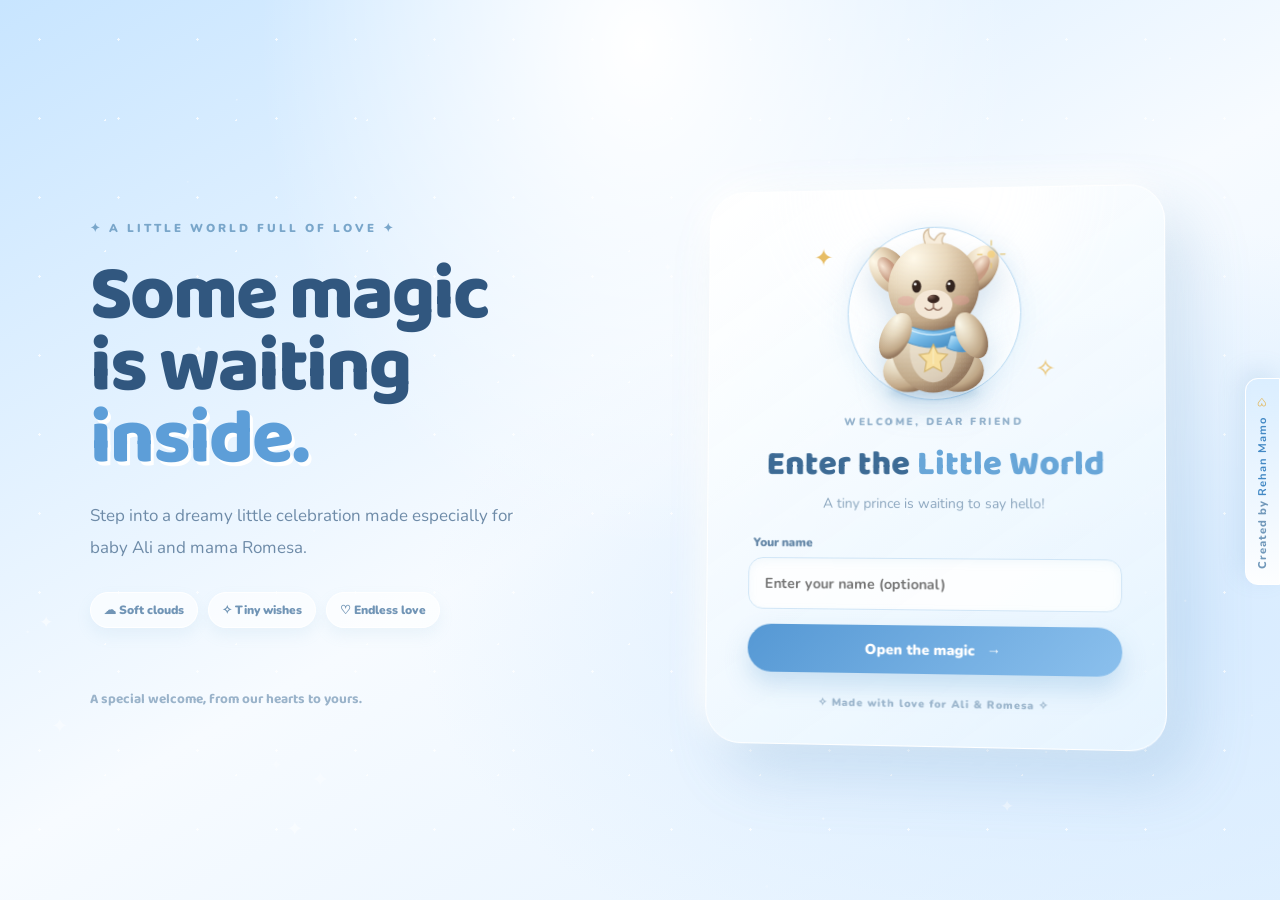
<file: index.html>
<!DOCTYPE html>
<html lang="en"><head><meta charset="UTF-8"><meta name="viewport" content="width=device-width,initial-scale=1"><meta name="theme-color" content="#c6e5ff"><title>Enter Ali's Little World 💙</title><link href="https://fonts.googleapis.com/css2?family=Baloo+2:wght@400;600;700;800&family=Nunito:wght@400;600;700;800;900&display=swap" rel="stylesheet"><link rel="stylesheet" href="style.css"></head>
<body class="login-body">
<a class="creator-credit" href="home.html">Created by <strong>Rehan Mamo</strong> <span>♡</span></a>
<div class="ambient"></div><div class="stars"></div>
<main class="login-shell">
  <div class="login-left">
    <div class="login-kicker">✦ A little world full of love ✦</div>
    <h1>Some magic<br>is waiting <em>inside.</em></h1>
    <p>Step into a dreamy little celebration made especially for baby Ali and mama Romesa.</p>
    <div class="login-badges"><span>☁ Soft clouds</span><span>✧ Tiny wishes</span><span>♡ Endless love</span></div>
    <div class="login-footer-note">A special welcome, from our hearts to yours.</div>
  </div>
  <div class="login-right">
    <div class="login-card">
      <div class="login-card-glow"></div>
      <div class="login-bear-wrap">
        <div class="login-orbit"></div>
        <img class="login-bear-gif" src="assets/ali-teddy-new.svg" alt="Animated fluffy brown teddy bear with a baby blue bow">
        
        <span class="login-spark spark-a">✦</span><span class="login-spark spark-b">✧</span>
      </div>
      <div class="login-card-kicker">WELCOME, DEAR FRIEND</div>
      <h2>Enter the <em>Little World</em></h2>
      <p class="login-card-desc">A tiny prince is waiting to say hello!</p>
      <form id="welcomeForm">
        <label for="visitorName">Your name</label>
        <input id="visitorName" type="text" placeholder="Enter your name (optional)" maxlength="32">
        <button class="btn primary login-submit" type="submit">Open the magic <span>→</span></button>
      </form>
      <div class="login-secure-note">✧ Made with love for Ali & Romesa ✧</div>
    </div>
  </div>
</main>
<script>
document.getElementById('welcomeForm').addEventListener('submit', function(e){
  e.preventDefault();
  const name = document.getElementById('visitorName').value.trim();
  try { sessionStorage.setItem('aliVisitorName', name); } catch(err) {}
  window.location.href = 'home.html';
});
const stars = document.querySelector('.stars');
for(let i=0;i<35;i++){const s=document.createElement('i');s.textContent=i%3===0?'✦':'·';s.style.cssText=`position:absolute;left:${Math.random()*100}%;top:${Math.random()*100}%;font-style:normal;color:white;font-size:${10+Math.random()*15}px;opacity:${.25+Math.random()*.5};animation:twinkle ${2+Math.random()*4}s infinite alternate`;stars.appendChild(s);}
</script></body></html>
</file>
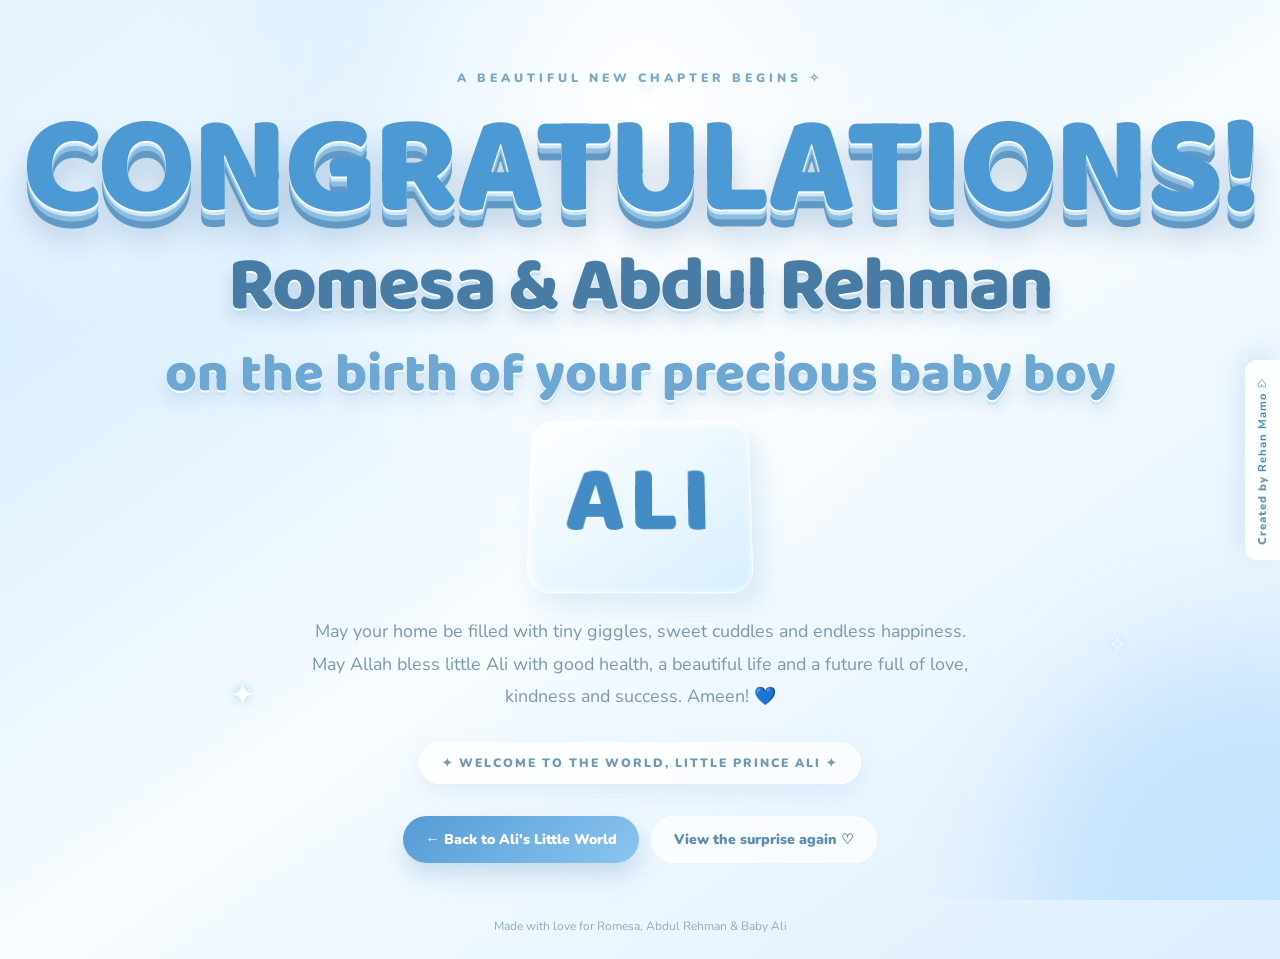
<file: congratulations.html>
<!DOCTYPE html>
<html lang="en">
<head>
<meta charset="UTF-8">
<meta name="viewport" content="width=device-width, initial-scale=1.0">
<meta name="theme-color" content="#d9efff">
<title>Congratulations Romesa & Abdul Rehman | Baby Ali</title>
<link rel="preconnect" href="https://fonts.googleapis.com">
<link rel="preconnect" href="https://fonts.gstatic.com" crossorigin>
<link href="https://fonts.googleapis.com/css2?family=Baloo+2:wght@500;600;700;800&family=Nunito:wght@400;600;700;800;900&display=swap" rel="stylesheet">
<style>
:root{--ink:#31577f;--blue:#5ca4dc;--pale:#eaf6ff;--gold:#e8c36e}
*{box-sizing:border-box}
html{scroll-behavior:smooth}
body{margin:0;min-height:100vh;overflow-x:hidden;font-family:Nunito,sans-serif;color:var(--ink);background:radial-gradient(ellipse at 50% 12%,#fff 0,transparent 42%),linear-gradient(145deg,#cce8ff,#f7fcff 52%,#dceeff)}
.sky{position:fixed;inset:0;overflow:hidden;pointer-events:none}
.sky:before,.sky:after{content:"";position:absolute;width:440px;height:440px;border-radius:50%;filter:blur(55px);opacity:.48;background:#fff;animation:drift 13s ease-in-out infinite alternate}
.sky:before{top:-170px;left:-140px}.sky:after{right:-180px;bottom:-190px;background:#a9d7fa;animation-delay:-5s}
.star{position:absolute;color:#fff;text-shadow:0 0 12px #8ec9f3;animation:twinkle 2.4s ease-in-out infinite alternate}
.star:nth-child(1){left:8%;top:15%;font-size:25px}.star:nth-child(2){left:85%;top:18%;font-size:35px;animation-delay:.8s}.star:nth-child(3){left:18%;top:75%;font-size:30px;animation-delay:1.1s}.star:nth-child(4){right:12%;top:70%;font-size:22px;animation-delay:.4s}.star:nth-child(5){left:50%;top:8%;font-size:18px;animation-delay:1.5s}
.creator{position:fixed;z-index:5;right:0;top:40%;writing-mode:vertical-rl;transform:rotate(180deg);padding:14px 9px;border-radius:0 12px 12px 0;background:#ffffffd9;border:1px solid #fff;box-shadow:5px 8px 22px #679bc52b;color:#7298b9;text-decoration:none;font-size:.7rem;font-weight:900;letter-spacing:1px}
.creator strong{color:#4389c5}
main{position:relative;z-index:1;min-height:100vh;display:flex;flex-direction:column;align-items:center;justify-content:center;text-align:center;padding:70px 22px 55px}
.kicker{font-size:.76rem;font-weight:900;letter-spacing:4px;text-transform:uppercase;color:#79a8cd;animation:rise .9s both}
h1{margin:18px 0 0;font:800 clamp(2.6rem,7vw,6.4rem)/.95 "Baloo 2",sans-serif;letter-spacing:-2px;color:#376995;text-shadow:0 2px 0 #fff,0 5px 0 #c0e0f8,0 10px 0 #91bfdf,0 17px 24px #527fa64d;animation:titleIn 1.1s cubic-bezier(.2,.8,.2,1) both}
h1 .line{display:block}
h1 .congrats{font-size:clamp(3.6rem,11vw,9rem);letter-spacing:-4px;color:#4c99d3;text-shadow:0 2px 0 #fff,0 5px 0 #c7e8ff,0 10px 0 #8dbde0,0 17px 0 #6199c4,0 25px 32px #4779a85c;animation:wordFloat 3.8s ease-in-out infinite}
h1 .names{display:block;margin-top:13px;font-size:clamp(2.3rem,6vw,5.2rem);color:#497ca5;text-shadow:0 2px 0 white,0 5px 0 #c3dff4,0 11px 18px #5989b34d}
.on-birth{margin:20px 0 0;font:800 clamp(1.5rem,4.4vw,3.4rem)/1.15 "Baloo 2";color:#6da7d4;text-shadow:0 2px 0 white,0 5px 0 #c7e4f8,0 10px 18px #5485ad3b;animation:rise 1.2s .25s both}
.ali-name{display:inline-block;margin-top:12px;padding:7px 35px 12px;border-radius:24px;background:linear-gradient(145deg,#fff,#d8efff);border:1px solid #fff;box-shadow:10px 13px 25px #7aaed333,inset 2px 2px 8px white;font:800 clamp(3rem,8vw,6rem) "Baloo 2";letter-spacing:4px;color:#438bc4;transform:perspective(500px) rotateX(8deg);animation:aliBob 3s ease-in-out infinite}
.subtitle{max-width:680px;margin:23px auto 0;color:#7898b5;font-size:clamp(.95rem,2vw,1.12rem);line-height:1.8;animation:rise 1.3s .35s both}
.confetti{position:fixed;top:-30px;z-index:2;pointer-events:none;font-size:18px;animation:fall linear infinite;opacity:.8}
.badge{margin-top:30px;padding:12px 22px;border-radius:50px;background:#ffffffb8;border:1px solid white;box-shadow:0 9px 22px #80afd329;color:#7098b9;font-size:.76rem;font-weight:900;letter-spacing:2px;animation:rise 1.5s .5s both}
.actions{display:flex;gap:12px;flex-wrap:wrap;justify-content:center;margin-top:32px}
.btn{display:inline-flex;align-items:center;justify-content:center;padding:13px 22px;border-radius:40px;text-decoration:none;font-weight:900;font-size:.88rem;transition:.25s}
.btn.primary{color:white;background:linear-gradient(135deg,#559bd5,#8bc5ef);box-shadow:0 12px 23px #619bc84d}
.btn.secondary{color:#5e8db5;background:#ffffffb8;border:1px solid white}
.btn:hover{transform:translateY(-4px);box-shadow:0 16px 28px #619bc85c}
footer{position:relative;z-index:1;text-align:center;padding:0 15px 25px;color:#91abc2;font-size:.75rem}
@keyframes titleIn{from{opacity:0;transform:translateY(35px) rotateX(25deg) scale(.85)}to{opacity:1;transform:translateY(0) rotateX(0) scale(1)}}
@keyframes wordFloat{0%,100%{transform:translateY(0) rotate(-1deg) scale(1)}50%{transform:translateY(-13px) rotate(1deg) scale(1.025)}}
@keyframes aliBob{0%,100%{transform:perspective(500px) rotateX(8deg) translateY(0)}50%{transform:perspective(500px) rotateX(8deg) translateY(-8px)}}
@keyframes rise{from{opacity:0;transform:translateY(22px)}to{opacity:1;transform:translateY(0)}}
@keyframes twinkle{from{opacity:.35;transform:scale(.7) rotate(0)}to{opacity:1;transform:scale(1.25) rotate(25deg)}}
@keyframes drift{to{transform:translate(90px,55px) scale(1.2)}}
@keyframes fall{to{transform:translate3d(50px,110vh,0) rotate(620deg)}}
@media(max-width:560px){main{padding-top:85px}.creator{font-size:.62rem;padding:11px 7px}h1 .congrats{letter-spacing:-2px}.badge{font-size:.65rem;letter-spacing:1.3px}.actions{flex-direction:column;width:min(290px,100%)}.btn{width:100%}}
@media(prefers-reduced-motion:reduce){*,*:before,*:after{animation-duration:.01ms!important;animation-iteration-count:1!important;scroll-behavior:auto!important}}
</style>
</head>
<body>
<div class="sky" aria-hidden="true"><span class="star">✦</span><span class="star">✧</span><span class="star">✦</span><span class="star">✧</span><span class="star">✦</span></div>
<a class="creator" href="home.html">Created by <strong>Rehan Mamo</strong> ♡</a>
<main>
  <div class="kicker">A beautiful new chapter begins ✧</div>
  <h1>
    <span class="line congrats">CONGRATULATIONS!</span>
    <span class="names">Romesa &amp; Abdul Rehman</span>
  </h1>
  <div class="on-birth">on the birth of your precious baby boy</div>
  <div class="ali-name">ALI</div>
  <p class="subtitle">May your home be filled with tiny giggles, sweet cuddles and endless happiness. May Allah bless little Ali with good health, a beautiful life and a future full of love, kindness and success. Ameen! 💙</p>
  <div class="badge">✦ WELCOME TO THE WORLD, LITTLE PRINCE ALI ✦</div>
  <div class="actions">
    <a class="btn primary" href="home.html">← Back to Ali's Little World</a>
    <a class="btn secondary" href="wishes.html">View the surprise again ♡</a>
  </div>
</main>
<footer>Made with love for Romesa, Abdul Rehman &amp; Baby Ali</footer>
<script>
(function(){
 const symbols=['✦','✧','♡','◆','•'];
 for(let i=0;i<34;i++){
   const el=document.createElement('span');
   el.className='confetti';
   el.textContent=symbols[Math.floor(Math.random()*symbols.length)];
   el.style.left=(Math.random()*100)+'vw';
   el.style.animationDuration=(6+Math.random()*8)+'s';
   el.style.animationDelay=(-Math.random()*12)+'s';
   el.style.fontSize=(11+Math.random()*17)+'px';
   el.style.color=['#6ca9d9','#e7c36e','#ffffff','#a5cce9'][i%4];
   document.body.appendChild(el);
 }
})();
</script>
</body>
</html>
</file>
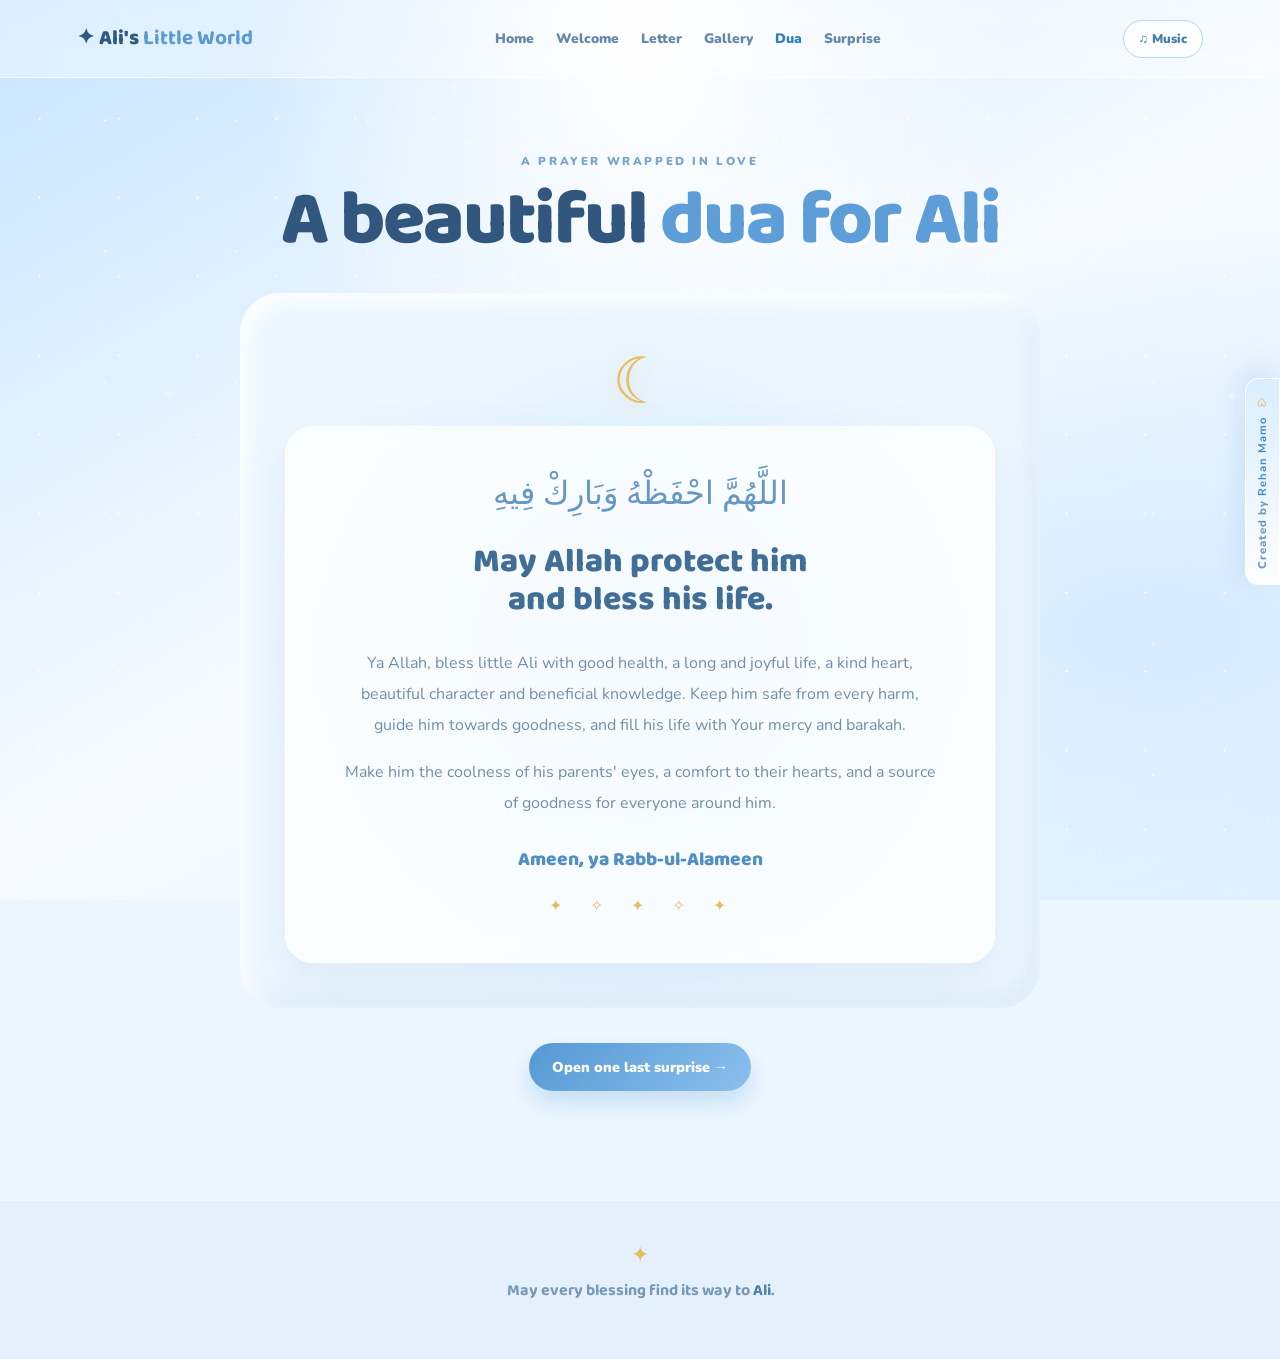
<file: dua.html>
<!DOCTYPE html><html lang="en"><head><meta charset="UTF-8"><meta name="viewport" content="width=device-width,initial-scale=1"><title>A Dua for Ali</title><link href="https://fonts.googleapis.com/css2?family=Baloo+2:wght@400;600;700;800&family=Nunito:wght@400;600;700;800;900&display=swap" rel="stylesheet"><link rel="stylesheet" href="style.css"></head><body>
<a class="creator-credit" href="home.html" aria-label="Created by Rehan Mamo">Created by <strong>Rehan Mamo</strong> <span>♡</span></a><div class="ambient"></div><div class="stars"></div><header class="nav"><a class="logo" href="home.html">✦ Ali's <b>Little World</b></a><button class="menu-toggle">☰</button><nav><a href="home.html">Home</a><a href="welcome.html">Welcome</a><a href="letter.html">Letter</a><a href="gallery.html">Gallery</a><a class="active" href="dua.html">Dua</a><a href="wishes.html">Surprise</a></nav><button class="music" id="musicBtn">♫ Music</button></header><main class="inner-page dua-page"><div class="eyebrow">A prayer wrapped in love</div><h1 class="page-title">A beautiful <em>dua for Ali</em></h1><div class="dua-orb"><div class="crescent">☾</div><div class="dua-glass"><div class="arabic">اللَّهُمَّ احْفَظْهُ وَبَارِكْ فِيهِ</div><h2>May Allah protect him<br>and bless his life.</h2><p>Ya Allah, bless little Ali with good health, a long and joyful life, a kind heart, beautiful character and beneficial knowledge. Keep him safe from every harm, guide him towards goodness, and fill his life with Your mercy and barakah.</p><p>Make him the coolness of his parents' eyes, a comfort to their hearts, and a source of goodness for everyone around him.</p><strong>Ameen, ya Rabb-ul-Alameen</strong><div class="prayer-stars">✦　✧　✦　✧　✦</div></div></div><a class="btn primary" href="wishes.html">Open one last surprise →</a></main><footer><span>✦</span><p>May every blessing find its way to <b>Ali</b>.</p></footer><script src="script.js"></script></body></html>
</file>
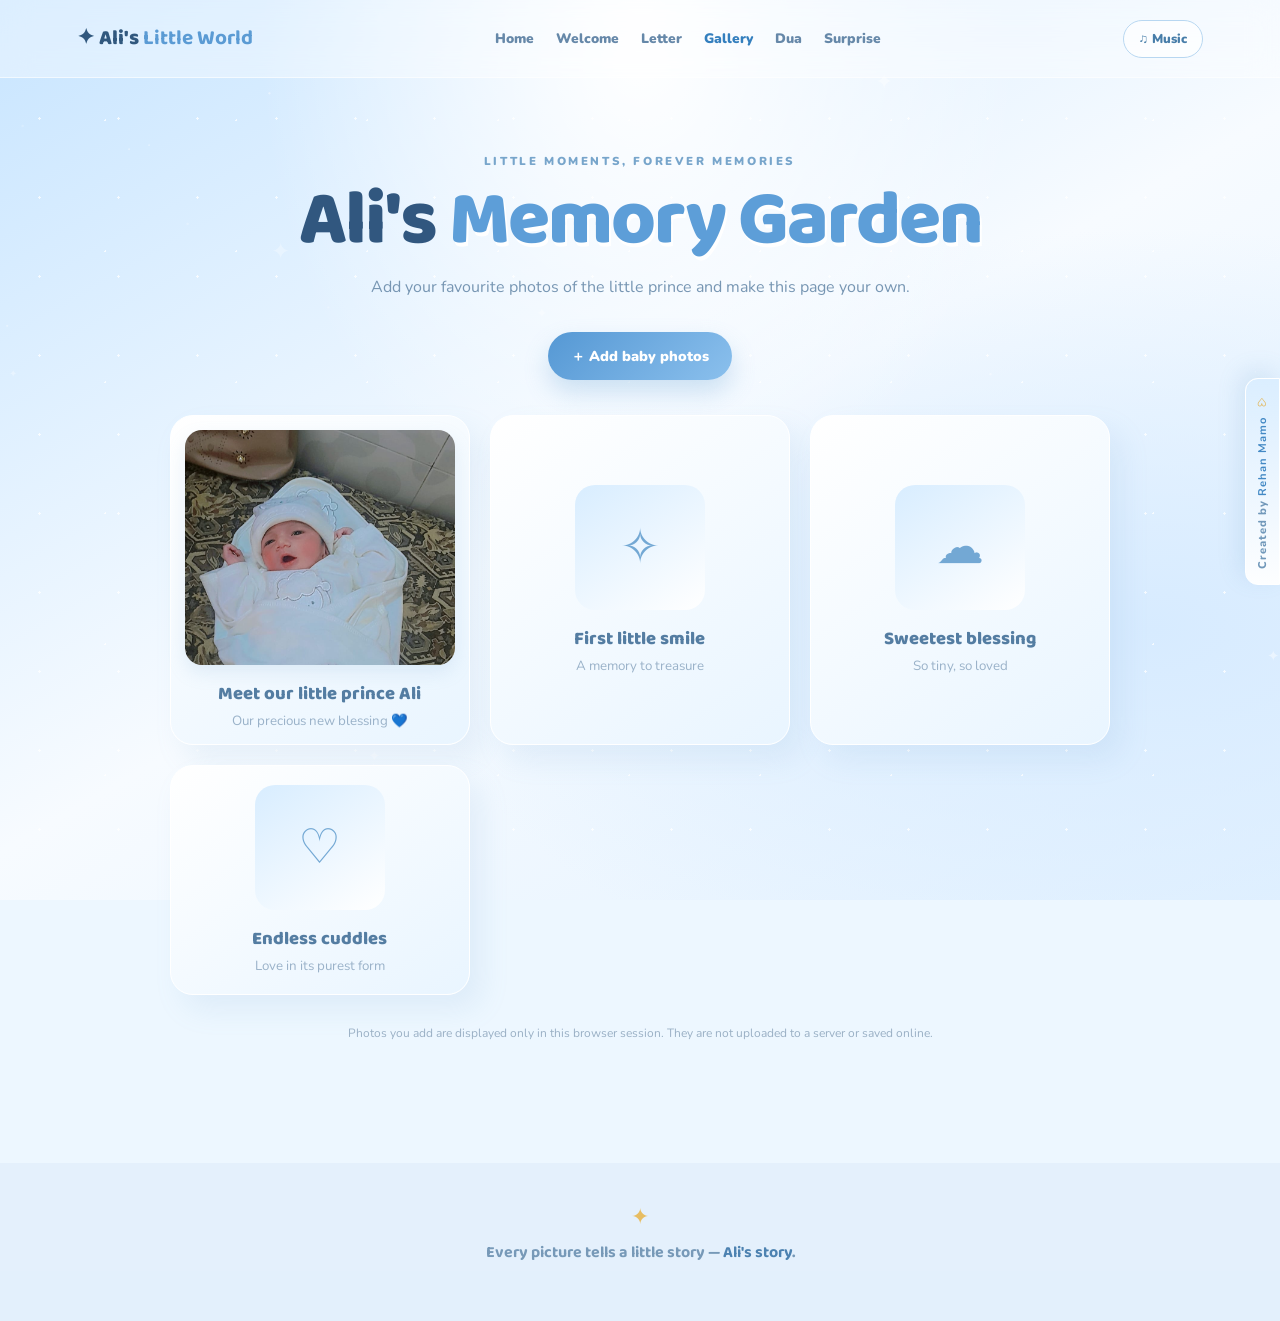
<file: gallery.html>
<!DOCTYPE html><html lang="en"><head><meta charset="UTF-8"><meta name="viewport" content="width=device-width,initial-scale=1"><title>Ali's Memory Garden</title><link href="https://fonts.googleapis.com/css2?family=Baloo+2:wght@400;600;700;800&family=Nunito:wght@400;600;700;800;900&display=swap" rel="stylesheet"><link rel="stylesheet" href="style.css"></head><body>
<a class="creator-credit" href="home.html" aria-label="Created by Rehan Mamo">Created by <strong>Rehan Mamo</strong> <span>♡</span></a><div class="ambient"></div><div class="stars"></div><header class="nav"><a class="logo" href="home.html">✦ Ali's <b>Little World</b></a><button class="menu-toggle">☰</button><nav><a href="home.html">Home</a><a href="welcome.html">Welcome</a><a href="letter.html">Letter</a><a class="active" href="gallery.html">Gallery</a><a href="dua.html">Dua</a><a href="wishes.html">Surprise</a></nav><button class="music" id="musicBtn">♫ Music</button></header><main class="inner-page"><div class="eyebrow">Little moments, forever memories</div><h1 class="page-title">Ali's <em>Memory Garden</em></h1><p class="page-sub">Add your favourite photos of the little prince and make this page your own.</p><label class="btn primary upload" for="photoUpload">＋ Add baby photos</label><input id="photoUpload" type="file" accept="image/*" multiple hidden><div class="memory-grid" id="memoryGrid"><div class="memory-tile wide baby-photo-tile"><div class="baby-photo-wrap"><img src="assets/baby-ali.jpg" alt="Baby Ali wrapped in a white blanket and cap"></div><b>Meet our little prince Ali</b><small>Our precious new blessing 💙</small></div><div class="memory-tile"><div class="tile-art">✧</div><b>First little smile</b><small>A memory to treasure</small></div><div class="memory-tile"><div class="tile-art">☁</div><b>Sweetest blessing</b><small>So tiny, so loved</small></div><div class="memory-tile"><div class="tile-art">♡</div><b>Endless cuddles</b><small>Love in its purest form</small></div></div><p class="privacy-note">Photos you add are displayed only in this browser session. They are not uploaded to a server or saved online.</p></main><footer><span>✦</span><p>Every picture tells a little story — <b>Ali's story</b>.</p></footer><script src="script.js"></script></body></html>
</file>
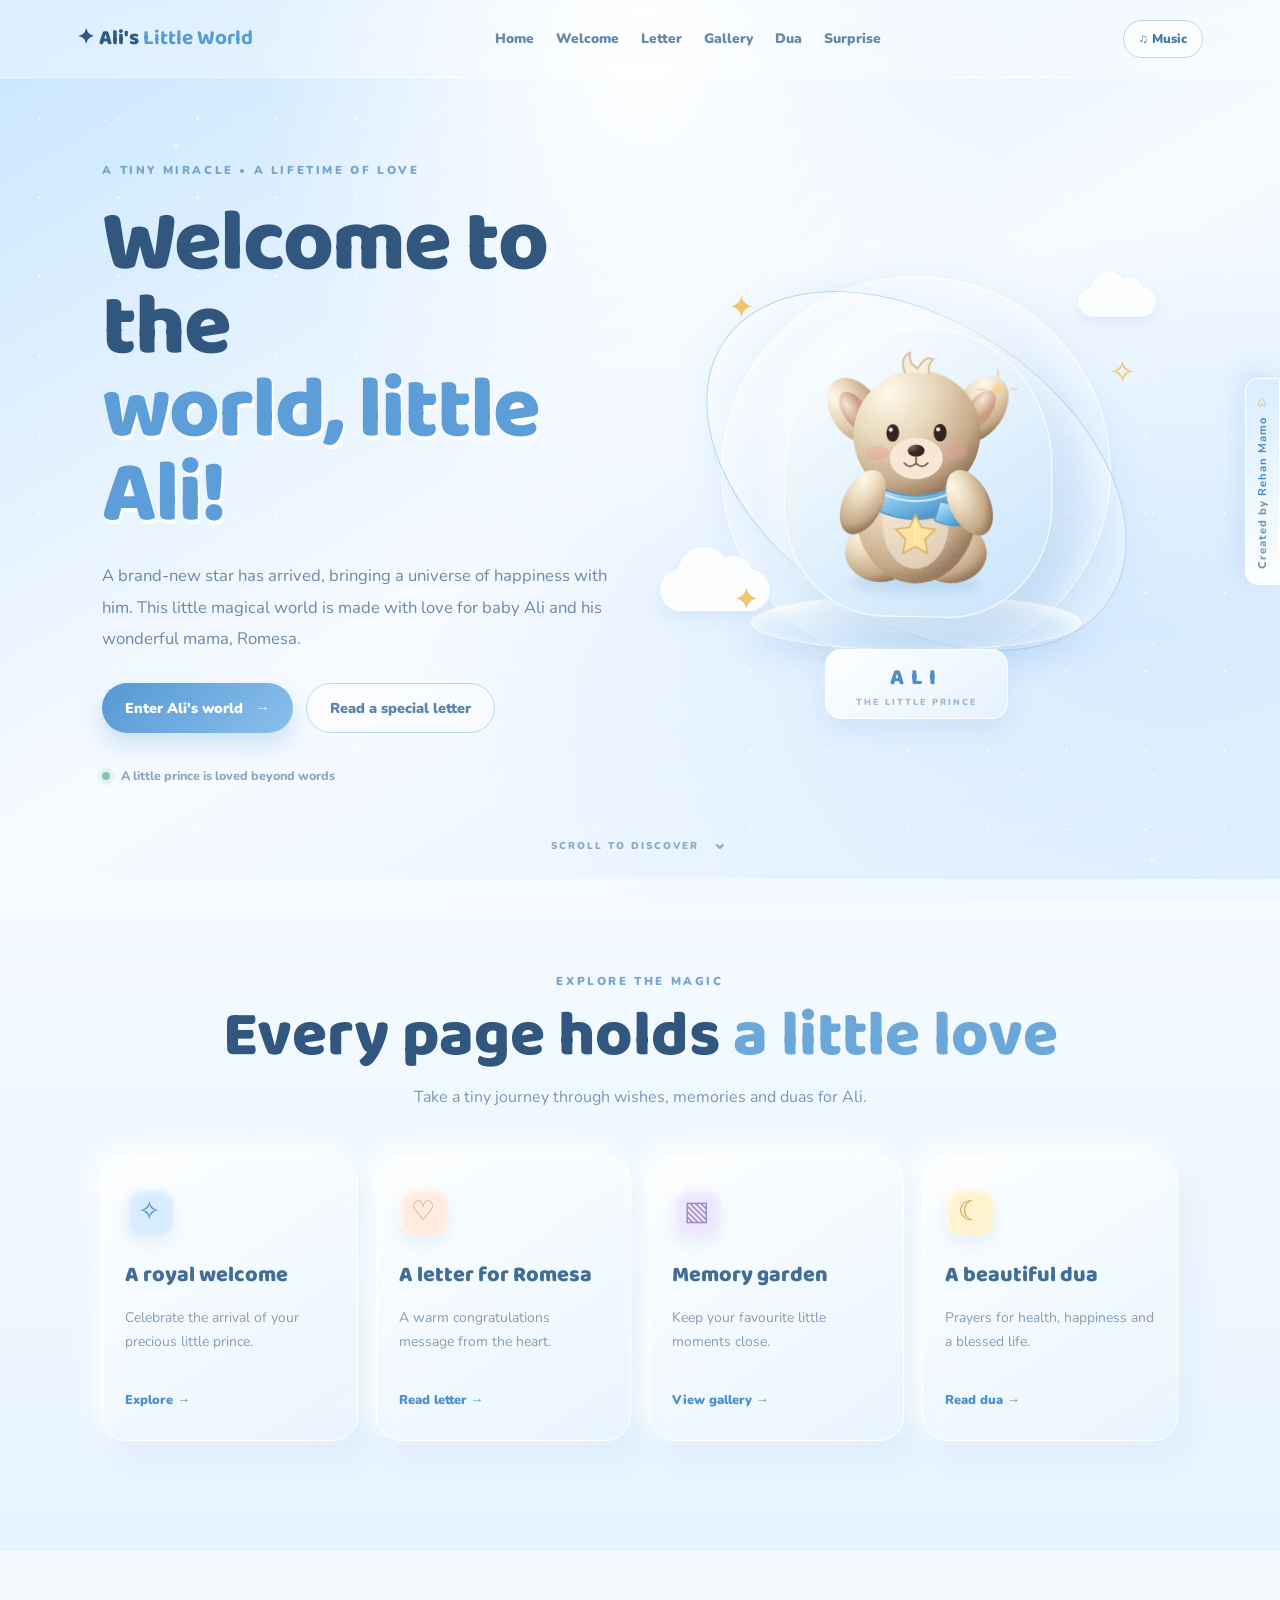
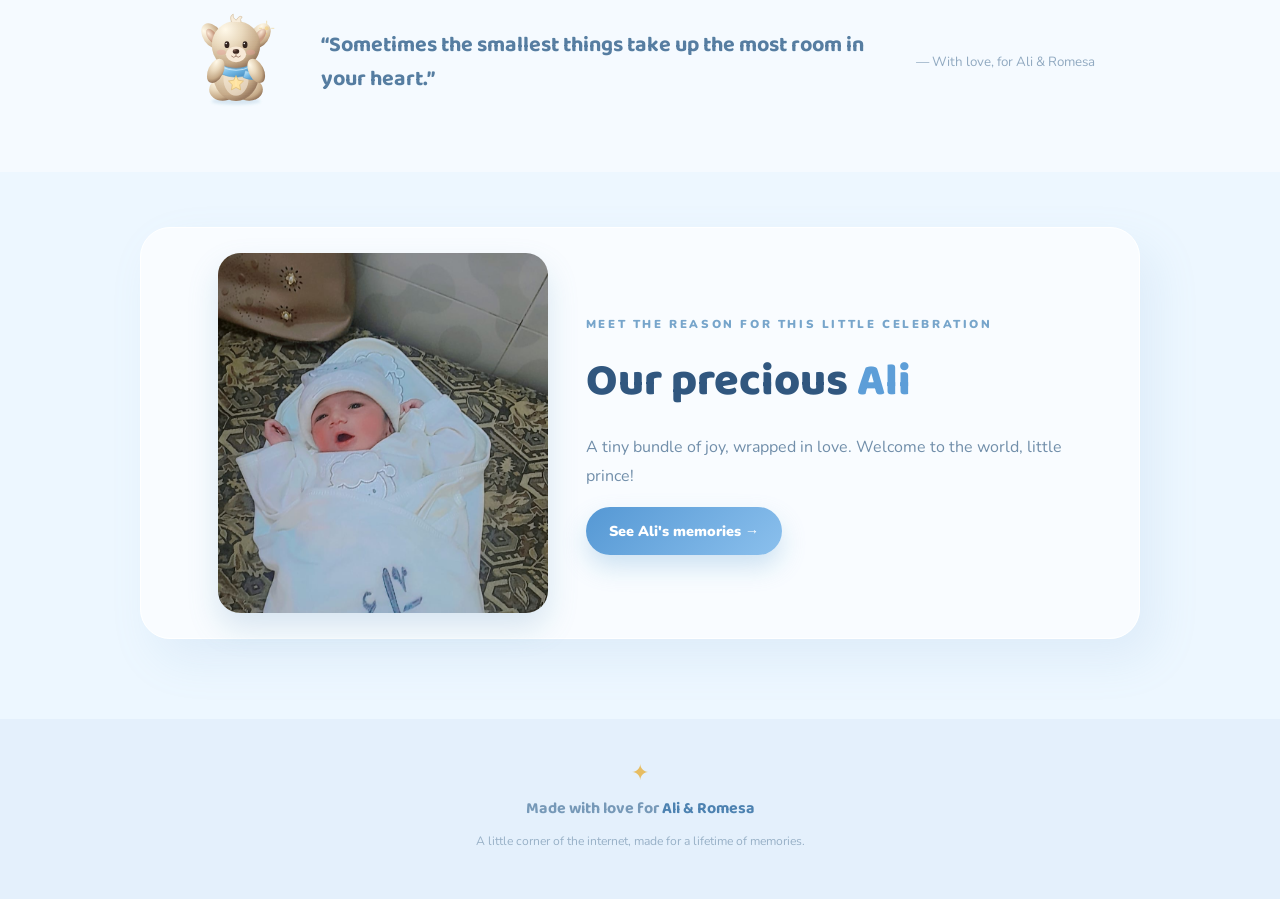
<file: home.html>
<!DOCTYPE html>
<html lang="en"><head><meta charset="UTF-8"><meta name="viewport" content="width=device-width,initial-scale=1"><meta name="theme-color" content="#c6e5ff"><title>Ali's Magical Little World 💙</title><link rel="preconnect" href="https://fonts.googleapis.com"><link href="https://fonts.googleapis.com/css2?family=Baloo+2:wght@400;600;700;800&family=Nunito:wght@400;600;700;800;900&display=swap" rel="stylesheet"><link rel="stylesheet" href="style.css"></head>
<body>
<a class="creator-credit" href="home.html" aria-label="Created by Rehan Mamo">Created by <strong>Rehan Mamo</strong> <span>♡</span></a><div class="ambient"></div><div class="stars"></div><header class="nav"><a class="logo" href="home.html">✦ Ali's <b>Little World</b></a><button class="menu-toggle" aria-label="Open menu">☰</button><nav><a href="home.html">Home</a><a href="welcome.html">Welcome</a><a href="letter.html">Letter</a><a href="gallery.html">Gallery</a><a href="dua.html">Dua</a><a href="wishes.html">Surprise</a></nav><button class="music" id="musicBtn">♫ Music</button></header>
<main><section class="home-hero">
 <div class="hero-text"><span class="eyebrow">A tiny miracle • A lifetime of love</span><h1>Welcome to the<br><em>world, little Ali!</em></h1><p class="lead">A brand-new star has arrived, bringing a universe of happiness with him. This little magical world is made with love for baby Ali and his wonderful mama, Romesa.</p><div class="hero-actions"><a class="btn primary" href="welcome.html">Enter Ali's world <span>→</span></a><a class="btn ghost" href="letter.html">Read a special letter</a></div><div class="mini-note"><span class="pulse-dot"></span> A little prince is loved beyond words</div></div>
 <div class="hero-stage"><div class="stage-ring ring1"></div><div class="stage-ring ring2"></div><div class="floating-star fs1">✦</div><div class="floating-star fs2">✧</div><div class="floating-star fs3">✦</div><div class="glass-pedestal"></div><div class="gif-frame"><img src="assets/ali-teddy-new.svg" alt="Animated cream teddy bear with blue scarf" onerror="this.style.display='none';this.nextElementSibling.style.display='grid'"><div class="gif-fallback">🧸<small>Our little prince</small></div></div><div class="floating-cloud cloud-left"></div><div class="floating-cloud cloud-right"></div><div class="name-plaque">ALI <small>THE LITTLE PRINCE</small></div></div>
 <div class="scroll-cue">SCROLL TO DISCOVER <span>⌄</span></div></section>
 <section class="feature-wrap"><div class="section-head"><span class="eyebrow">Explore the magic</span><h2>Every page holds <em>a little love</em></h2><p>Take a tiny journey through wishes, memories and duas for Ali.</p></div><div class="feature-grid">
 <a class="feature-card tilt" href="welcome.html"><div class="feature-icon blue">✧</div><h3>A royal welcome</h3><p>Celebrate the arrival of your precious little prince.</p><span class="card-arrow">Explore →</span></a>
 <a class="feature-card tilt" href="letter.html"><div class="feature-icon peach">♡</div><h3>A letter for Romesa</h3><p>A warm congratulations message from the heart.</p><span class="card-arrow">Read letter →</span></a>
 <a class="feature-card tilt" href="gallery.html"><div class="feature-icon lilac">▧</div><h3>Memory garden</h3><p>Keep your favourite little moments close.</p><span class="card-arrow">View gallery →</span></a>
 <a class="feature-card tilt" href="dua.html"><div class="feature-icon gold">☾</div><h3>A beautiful dua</h3><p>Prayers for health, happiness and a blessed life.</p><span class="card-arrow">Read dua →</span></a></div></section>
 <section class="quote-band"><div class="quote-gif"><img src="assets/ali-teddy-new.svg" alt="A cute animated teddy bear" onerror="this.style.display='none'"></div><p>“Sometimes the smallest things take up the most room in your heart.”</p><small>— With love, for Ali & Romesa</small></section><section class="baby-intro"><div class="baby-intro-photo"><img src="assets/baby-ali.jpg" alt="Baby Ali wrapped in a white blanket and cap"></div><div class="baby-intro-copy"><span class="eyebrow">Meet the reason for this little celebration</span><h2>Our precious <em>Ali</em></h2><p>A tiny bundle of joy, wrapped in love. Welcome to the world, little prince!</p><a class="btn primary" href="gallery.html">See Ali's memories →</a></div></section></main>
 <footer><span>✦</span><p>Made with love for <b>Ali & Romesa</b></p><small>A little corner of the internet, made for a lifetime of memories.</small></footer><script src="script.js"></script></body></html>
</file>
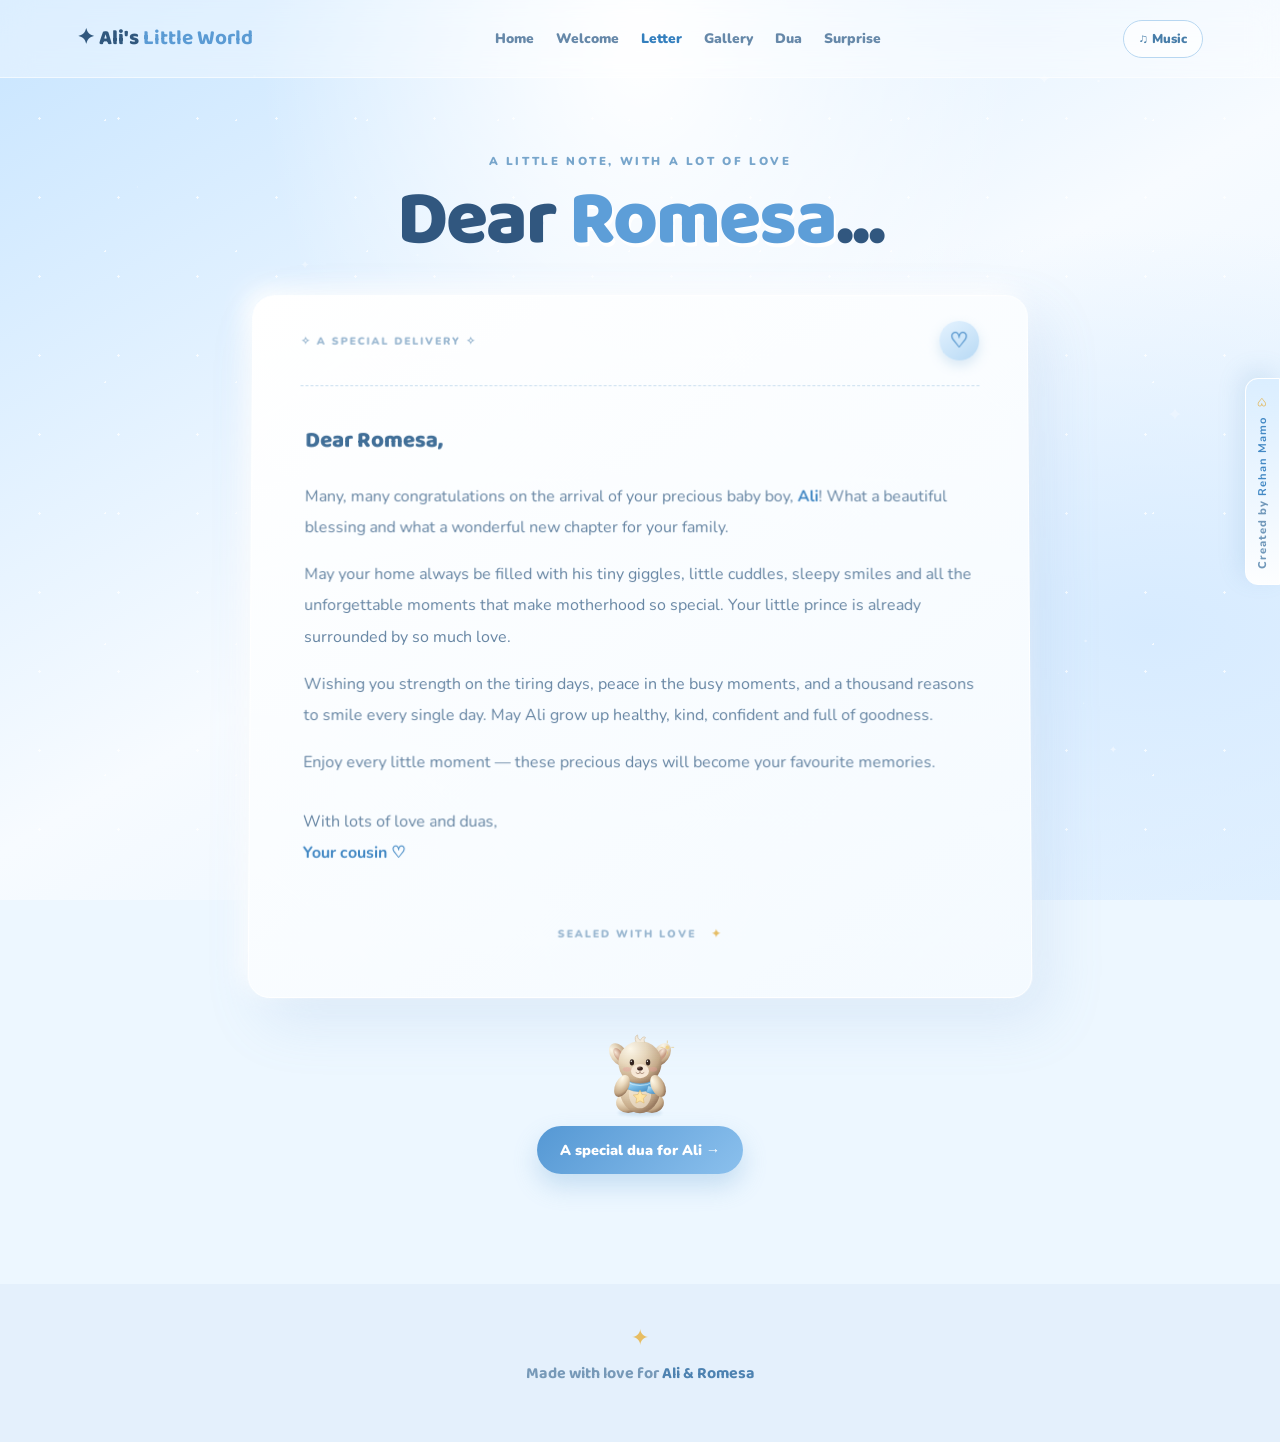
<file: letter.html>
<!DOCTYPE html><html lang="en"><head><meta charset="UTF-8"><meta name="viewport" content="width=device-width,initial-scale=1"><title>A Letter for Romesa</title><link href="https://fonts.googleapis.com/css2?family=Baloo+2:wght@400;600;700;800&family=Nunito:wght@400;600;700;800;900&display=swap" rel="stylesheet"><link rel="stylesheet" href="style.css"></head><body>
<a class="creator-credit" href="home.html" aria-label="Created by Rehan Mamo">Created by <strong>Rehan Mamo</strong> <span>♡</span></a><div class="ambient"></div><div class="stars"></div><header class="nav"><a class="logo" href="home.html">✦ Ali's <b>Little World</b></a><button class="menu-toggle">☰</button><nav><a href="home.html">Home</a><a href="welcome.html">Welcome</a><a class="active" href="letter.html">Letter</a><a href="gallery.html">Gallery</a><a href="dua.html">Dua</a><a href="wishes.html">Surprise</a></nav><button class="music" id="musicBtn">♫ Music</button></header><main class="inner-page"><div class="eyebrow">A little note, with a lot of love</div><h1 class="page-title">Dear <em>Romesa</em>...</h1><article class="letter-3d"><div class="letter-top"><span>✧ A SPECIAL DELIVERY ✧</span><div class="seal">♡</div></div><div class="letter-body"><p class="dear">Dear Romesa,</p><p>Many, many congratulations on the arrival of your precious baby boy, <b>Ali</b>! What a beautiful blessing and what a wonderful new chapter for your family.</p><p>May your home always be filled with his tiny giggles, little cuddles, sleepy smiles and all the unforgettable moments that make motherhood so special. Your little prince is already surrounded by so much love.</p><p>Wishing you strength on the tiring days, peace in the busy moments, and a thousand reasons to smile every single day. May Ali grow up healthy, kind, confident and full of goodness.</p><p>Enjoy every little moment — these precious days will become your favourite memories.</p><p class="sign">With lots of love and duas,<br><b>Your cousin ♡</b></p></div><div class="letter-bottom">SEALED WITH LOVE <span>✦</span></div></article><div class="letter-side-gif"><img src="assets/ali-teddy-new.svg" alt="Animated cream teddy bear with blue scarf"></div><a class="btn primary" href="dua.html">A special dua for Ali →</a></main><footer><span>✦</span><p>Made with love for <b>Ali & Romesa</b></p></footer><script src="script.js"></script></body></html>
</file>
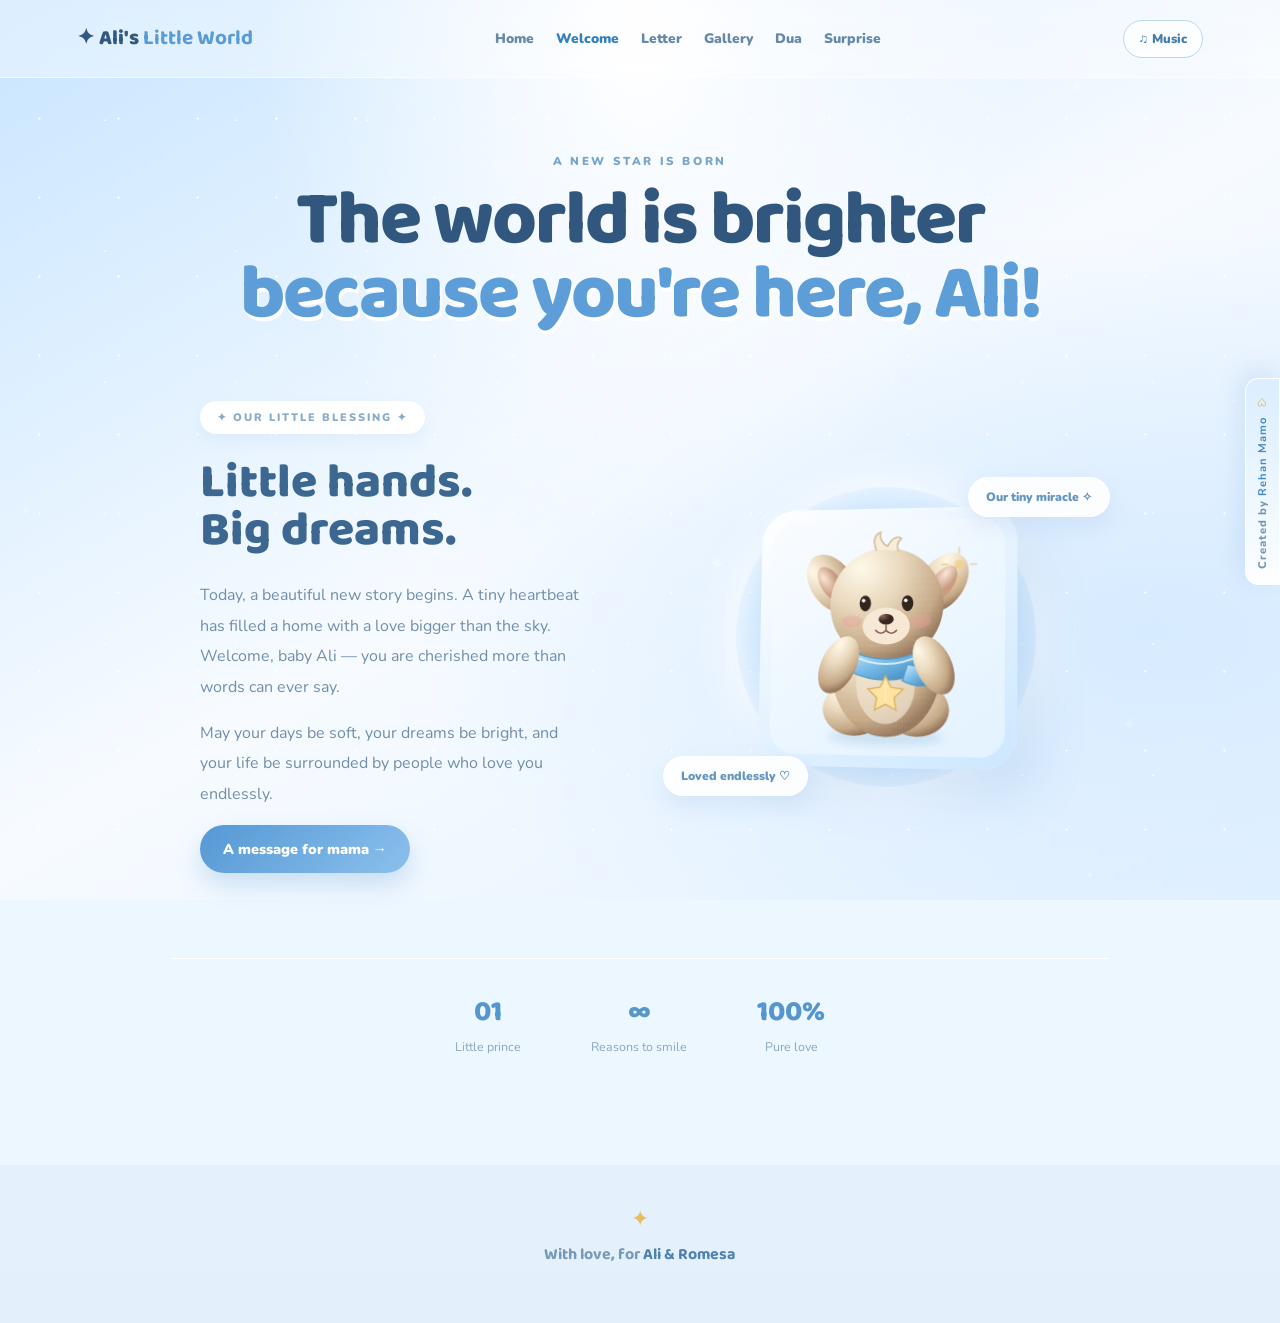
<file: welcome.html>
<!DOCTYPE html><html lang="en"><head><meta charset="UTF-8"><meta name="viewport" content="width=device-width,initial-scale=1"><title>A Royal Welcome for Ali</title><link href="https://fonts.googleapis.com/css2?family=Baloo+2:wght@400;600;700;800&family=Nunito:wght@400;600;700;800;900&display=swap" rel="stylesheet"><link rel="stylesheet" href="style.css"></head><body>
<a class="creator-credit" href="home.html" aria-label="Created by Rehan Mamo">Created by <strong>Rehan Mamo</strong> <span>♡</span></a><div class="ambient"></div><div class="stars"></div><header class="nav"><a class="logo" href="home.html">✦ Ali's <b>Little World</b></a><button class="menu-toggle">☰</button><nav><a href="home.html">Home</a><a class="active" href="welcome.html">Welcome</a><a href="letter.html">Letter</a><a href="gallery.html">Gallery</a><a href="dua.html">Dua</a><a href="wishes.html">Surprise</a></nav><button class="music" id="musicBtn">♫ Music</button></header><main class="inner-page"><div class="eyebrow">A new star is born</div><h1 class="page-title">The world is brighter<br><em>because you're here, Ali!</em></h1><div class="royal-layout"><div class="royal-copy"><div class="pill">✦ OUR LITTLE BLESSING ✦</div><h2>Little hands.<br>Big dreams.</h2><p>Today, a beautiful new story begins. A tiny heartbeat has filled a home with a love bigger than the sky. Welcome, baby Ali — you are cherished more than words can ever say.</p><p>May your days be soft, your dreams be bright, and your life be surrounded by people who love you endlessly.</p><a class="btn primary" href="letter.html">A message for mama →</a></div><div class="royal-visual"><div class="halo"></div><div class="royal-gif"><img src="assets/ali-teddy-new.svg" alt="Animated cream teddy bear with blue scarf"></div><div class="floating-tag tag-top">Our tiny miracle ✧</div><div class="floating-tag tag-bottom">Loved endlessly ♡</div></div></div><div class="stat-row"><div><b>01</b><span>Little prince</span></div><div><b>∞</b><span>Reasons to smile</span></div><div><b>100%</b><span>Pure love</span></div></div></main><footer><span>✦</span><p>With love, for <b>Ali & Romesa</b></p></footer><script src="script.js"></script></body></html>
</file>
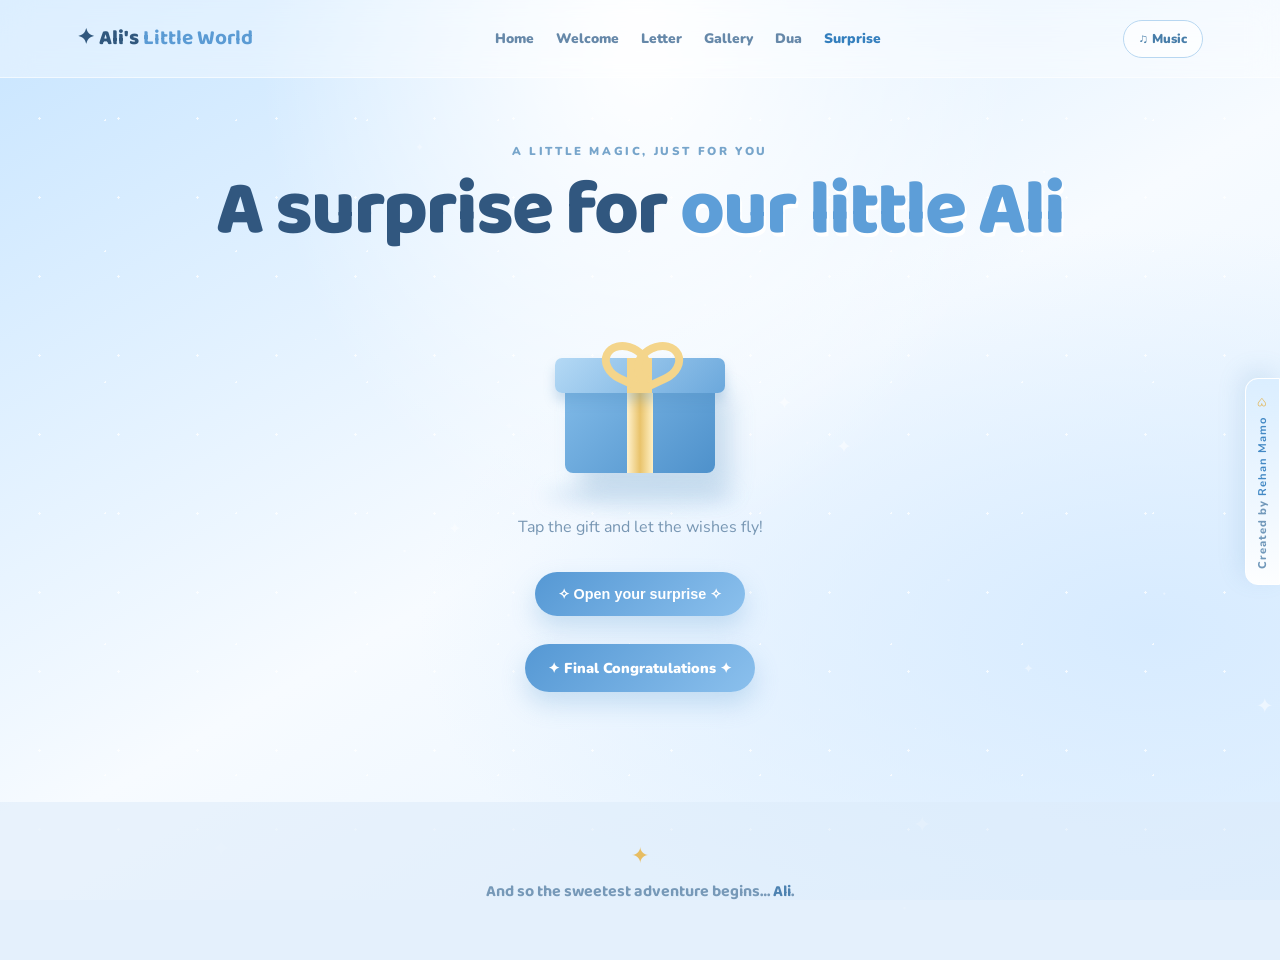
<file: wishes.html>
<!DOCTYPE html><html lang="en"><head><meta charset="UTF-8"><meta name="viewport" content="width=device-width,initial-scale=1"><title>A Surprise for Ali</title><link href="https://fonts.googleapis.com/css2?family=Baloo+2:wght@400;600;700;800&family=Nunito:wght@400;600;700;800;900&display=swap" rel="stylesheet"><link rel="stylesheet" href="style.css"></head><body>
<a class="creator-credit" href="home.html" aria-label="Created by Rehan Mamo">Created by <strong>Rehan Mamo</strong> <span>♡</span></a><div class="ambient"></div><div class="stars"></div><header class="nav"><a class="logo" href="home.html">✦ Ali's <b>Little World</b></a><button class="menu-toggle">☰</button><nav><a href="home.html">Home</a><a href="welcome.html">Welcome</a><a href="letter.html">Letter</a><a href="gallery.html">Gallery</a><a href="dua.html">Dua</a><a class="active" href="wishes.html">Surprise</a></nav><button class="music" id="musicBtn">♫ Music</button></header><main class="inner-page surprise-page"><div class="eyebrow">A little magic, just for you</div><h1 class="page-title">A surprise for <em>our little Ali</em></h1><div class="gift-scene"><div class="gift-shadow"></div><div class="gift-box" id="giftBox"><div class="gift-lid"><div class="ribbon"></div><div class="bow"></div></div><div class="gift-body"><div class="gift-ribbon"></div></div></div></div><p class="page-sub">Tap the gift and let the wishes fly!</p><button class="btn primary" id="openGift">✧ Open your surprise ✧</button><div class="wish-reveal" id="wishReveal"><div class="wish-gif"><img src="assets/ali-teddy-new.svg" alt="Animated cream teddy bear with blue scarf"></div><h2>Dear Ali, the world is yours!</h2><p>May every star light your path, every sunrise bring you joy, and every day remind you how deeply you are loved. Grow with courage, kindness and happiness, little prince.</p><b>Lots of love to Ali & Romesa ♡</b><div class="confetti-message">YOU ARE SO VERY LOVED ✦</div></div><div class="final-congrats-link"><a class="btn primary" href="congratulations.html">✦ Final Congratulations ✦</a></div>
</main><footer><span>✦</span><p>And so the sweetest adventure begins… <b>Ali</b>.</p></footer><script src="script.js"></script></body></html>
</file>
<file: style.css>
*{box-sizing:border-box}html{scroll-behavior:smooth}body{margin:0;min-height:100vh;color:#294b70;background:#edf7ff;font-family:'Nunito',sans-serif;overflow-x:hidden}.ambient{position:fixed;inset:0;z-index:-3;background:radial-gradient(ellipse at 50% 5%,#fff 0,transparent 42%),radial-gradient(ellipse at 90% 70%,#d7ebff 0,transparent 45%),linear-gradient(150deg,#c8e5ff,#f7fbff 52%,#e2f1ff)}.stars{position:fixed;inset:0;z-index:-2;pointer-events:none;background-image:radial-gradient(#fff 1.4px,transparent 1.4px),radial-gradient(#fff 1px,transparent 1px);background-size:79px 79px,131px 131px;background-position:0 0,40px 55px;opacity:.75}.nav{height:78px;display:flex;align-items:center;justify-content:space-between;padding:0 6%;position:relative;z-index:10;background:#ffffff5c;backdrop-filter:blur(15px);border-bottom:1px solid #fff9}.logo{font:800 1.3rem 'Baloo 2';text-decoration:none;color:#31587e;white-space:nowrap}.logo b{color:#5b9bd4}.nav nav{display:flex;gap:22px}.nav nav a{color:#6688a9;text-decoration:none;font-size:.86rem;font-weight:900;transition:.2s}.nav nav a:hover,.nav nav a.active{color:#347fbe}.music,.menu-toggle{border:1px solid #b8d7f1;background:#ffffffa8;color:#477da9;border-radius:30px;padding:9px 15px;font:900 .8rem 'Nunito';cursor:pointer}.menu-toggle{display:none}.home-hero{max-width:1400px;margin:auto;min-height:680px;padding:80px 8% 95px;display:grid;grid-template-columns:1fr 1fr;align-items:center;gap:30px;position:relative}.hero-text{z-index:1}.eyebrow{font-size:.72rem;letter-spacing:2.6px;text-transform:uppercase;color:#77a5cb;font-weight:900}.hero-text h1,.page-title{font:800 clamp(3.6rem,6.8vw,6rem)/.96 'Baloo 2';letter-spacing:-2px;color:#31577f;margin:23px 0}.hero-text h1 em,.page-title em{font-style:normal;color:#5d9ed8;text-shadow:2px 4px 0 #fff}.lead{max-width:540px;color:#6b89a7;font-size:1.04rem;line-height:1.9}.hero-actions{display:flex;gap:13px;flex-wrap:wrap;margin-top:28px}.btn{display:inline-flex;align-items:center;justify-content:center;gap:12px;padding:14px 23px;border-radius:40px;text-decoration:none;font-weight:900;font-size:.9rem;border:0;cursor:pointer;transition:.3s}.btn.primary{color:#fff;background:linear-gradient(135deg,#5598d4,#8bc0ed);box-shadow:0 12px 24px #6ba6d34d}.btn.primary:hover{transform:translateY(-4px);box-shadow:0 18px 32px #6ba6d36b}.btn.ghost{border:1px solid #b9d7ef;color:#5985ac;background:#ffffff75}.mini-note{margin-top:34px;color:#8aa6c0;font-size:.78rem;font-weight:800}.pulse-dot{display:inline-block;width:8px;height:8px;background:#83c6ae;border-radius:50%;margin-right:8px;box-shadow:0 0 0 5px #83c6ae22}.hero-stage{height:500px;position:relative;display:grid;place-items:center;perspective:1000px}.stage-ring{position:absolute;width:390px;height:390px;border:1px solid #fff;border-radius:50%;box-shadow:inset 0 0 35px #fff7,0 0 35px #9bc9ef25}.ring2{width:465px;height:300px;transform:rotate(34deg);border-color:#b3d8f0}.glass-pedestal{position:absolute;bottom:57px;width:330px;height:85px;border-radius:50%;background:linear-gradient(180deg,#ffffffbd,#a8d3f45c);border:1px solid #fff;box-shadow:0 25px 35px #76a8d52b,inset 0 5px 18px #fff;transform:rotateX(58deg)}.gif-frame{width:270px;height:290px;position:relative;z-index:2;border-radius:48% 48% 38% 38%;padding:13px;background:linear-gradient(145deg,#fff,#c7e4fc);box-shadow:15px 22px 45px #6d9ecb42,-10px -10px 30px #fff,inset 0 0 0 1px #fff;transform:rotateY(-8deg) rotateX(4deg);animation:float 5s ease-in-out infinite;overflow:hidden}.gif-frame img{width:100%;height:100%;object-fit:cover;border-radius:45% 45% 34% 34%}.gif-fallback{display:none;place-content:center;text-align:center;font-size:6rem;background:linear-gradient(145deg,#fff,#d8ecff);height:100%;border-radius:inherit}.gif-fallback small{display:block;font:800 1rem 'Baloo 2';color:#568cbb}.floating-star{position:absolute;color:#edc76c;font-size:2rem;z-index:3;animation:twinkle 2s ease-in-out infinite alternate}.fs1{top:13%;left:14%}.fs2{top:26%;right:8%;animation-delay:.6s}.fs3{bottom:20%;left:15%;animation-delay:1.2s}.floating-cloud{position:absolute;width:110px;height:42px;background:#fff;border-radius:40px;filter:drop-shadow(0 9px 9px #8eb5d333);opacity:.85}.floating-cloud:before,.floating-cloud:after{content:'';position:absolute;background:#fff;border-radius:50%;width:52px;height:52px;top:-22px;left:18px}.floating-cloud:after{width:40px;height:40px;left:53px;top:-13px}.cloud-left{bottom:110px;left:1%}.cloud-right{top:60px;right:1%;transform:scale(.7)}.name-plaque{position:absolute;bottom:2px;z-index:3;background:linear-gradient(145deg,#fff,#e4f2ff);border:1px solid white;border-radius:16px;padding:10px 30px;box-shadow:0 12px 22px #7baad52b;font:900 1.4rem 'Baloo 2';letter-spacing:7px;color:#548dc0;text-align:center}.name-plaque small{display:block;letter-spacing:2px;font:900 .55rem 'Nunito';color:#a1b9d0}.scroll-cue{position:absolute;bottom:24px;left:50%;transform:translateX(-50%);font-size:.62rem;letter-spacing:2px;color:#8caac5;font-weight:900}.scroll-cue span{font-size:1.1rem;margin-left:8px}.feature-wrap{padding:90px 8% 110px;background:linear-gradient(180deg,#f8fcffb5,#e4f2ffb5);text-align:center}.section-head h2{font:800 clamp(2.5rem,5vw,4rem)/1.05 'Baloo 2';color:#31577f;margin:12px 0}.section-head h2 em{color:#6ba7d8;font-style:normal}.section-head p{color:#7997b4}.feature-grid{max-width:1100px;margin:48px auto 0;display:grid;grid-template-columns:repeat(4,1fr);gap:18px}.feature-card{padding:30px 22px;text-align:left;text-decoration:none;color:inherit;border:1px solid #fff;background:linear-gradient(145deg,#ffffffd9,#e8f4ffb8);border-radius:25px;box-shadow:12px 16px 30px #82afd31c,-7px -7px 22px #fff;transition:.3s;transform-style:preserve-3d}.feature-card:hover{transform:translateY(-9px) rotateX(3deg);box-shadow:15px 23px 35px #82afd333}.feature-icon{width:49px;height:49px;display:grid;place-items:center;border-radius:16px;font-size:1.7rem;margin-bottom:22px;box-shadow:inset 2px 3px 7px #fff,0 8px 16px #8eb6d52b}.blue{background:#d7ecff;color:#5595ce}.peach{background:#ffebdf;color:#d89d86}.lilac{background:#eee8ff;color:#9a8bc5}.gold{background:#fff2cf;color:#c9a04e}.feature-card h3{font:800 1.35rem 'Baloo 2';color:#426d94;margin:0 0 7px}.feature-card p{font-size:.87rem;line-height:1.7;color:#829db7;min-height:68px}.card-arrow{font-size:.8rem;color:#4e91c8;font-weight:900}.quote-band{padding:55px 10%;display:flex;align-items:center;justify-content:center;gap:35px;text-align:left;background:#ffffff70}.quote-band p{font:700 1.35rem 'Baloo 2';color:#567da1;max-width:560px}.quote-band small{color:#91a9c1}.quote-gif img{width:100px;height:100px;object-fit:contain}footer{text-align:center;padding:38px 15px 48px;color:#7799b8;background:#ddecfa8c}footer>span{font-size:1.4rem;color:#e7bd62}footer p{font:700 1rem 'Baloo 2';margin:8px}footer b{color:#4d82b1}footer small{font-size:.76rem;color:#98b0c7}.inner-page{max-width:1120px;margin:auto;padding:75px 7% 110px;text-align:center;min-height:75vh}.page-title{font-size:clamp(3rem,6vw,5rem);margin:15px 0 35px}.page-sub{color:#7796b3;margin:-20px auto 30px;max-width:600px;line-height:1.8}.royal-layout{display:grid;grid-template-columns:1fr 1fr;gap:45px;align-items:center;text-align:left;margin:40px auto 55px}.royal-copy{padding:30px}.pill{display:inline-block;border-radius:30px;background:#fff;padding:9px 17px;color:#8aaccb;font-size:.68rem;font-weight:900;letter-spacing:2px;box-shadow:0 7px 15px #83b2d51a}.royal-copy h2{font:800 3rem/1 'Baloo 2';color:#3c6790;margin:25px 0}.royal-copy p{color:#718eaa;line-height:1.9}.royal-visual{height:390px;position:relative;display:grid;place-items:center;perspective:900px}.halo{position:absolute;width:300px;height:300px;border-radius:50%;background:radial-gradient(circle,#fff 0,#cce8ff 55%,transparent 70%);box-shadow:0 0 55px #fff}.royal-gif{position:relative;width:260px;height:260px;padding:12px;background:linear-gradient(145deg,#fff,#cce7ff);border-radius:35px;box-shadow:18px 22px 45px #78a9d63b;transform:rotateY(-9deg) rotateX(4deg)}.royal-gif img{width:100%;height:100%;object-fit:cover;border-radius:25px}.floating-tag{position:absolute;background:#ffffffdf;border:1px solid white;border-radius:30px;padding:11px 17px;color:#6595be;font-weight:900;font-size:.76rem;box-shadow:0 10px 22px #7ba9d52b}.tag-top{top:35px;right:0}.tag-bottom{bottom:36px;left:0}.stat-row{display:flex;justify-content:center;gap:70px;border-top:1px solid #fff;padding-top:30px}.stat-row div{display:grid;gap:3px}.stat-row b{font:800 1.8rem 'Baloo 2';color:#5596ce}.stat-row span{font-size:.78rem;color:#8ba7c1}.letter-3d{max-width:780px;margin:25px auto 35px;text-align:left;padding:0 48px 30px;background:linear-gradient(145deg,#fff,#f4faff);border:1px solid white;border-radius:22px;box-shadow:15px 22px 55px #7ba8d52b,-8px -8px 25px #fff;position:relative;transform:perspective(1000px) rotateX(1deg)}.letter-top,.letter-bottom{display:flex;align-items:center;justify-content:space-between;color:#9bb8d1;font-size:.66rem;font-weight:900;letter-spacing:2px;padding:25px 0;border-bottom:1px dashed #c9deef}.seal{width:40px;height:40px;border-radius:50%;display:grid;place-items:center;background:linear-gradient(145deg,#e5f3ff,#b7d9f4);color:#5e9bd0;font-size:1.3rem;box-shadow:0 5px 12px #8cb9dc4d}.letter-body{padding:15px 5px;color:#6685a3;line-height:1.95;font-size:1rem}.letter-body b{color:#4288c4}.letter-body .dear{font:800 1.4rem 'Baloo 2';color:#416f98}.sign{margin-top:28px}.letter-bottom{border:0;justify-content:center;gap:15px}.letter-bottom span{color:#e6bd65}.letter-side-gif img{width:90px;height:90px;object-fit:contain}.upload{margin:0 auto 35px}.memory-grid{max-width:950px;margin:0 auto;display:grid;grid-template-columns:repeat(3,1fr);gap:20px}.memory-tile{min-height:230px;padding:15px;background:linear-gradient(145deg,#fff,#e9f5ff);border:1px solid #fff;border-radius:23px;box-shadow:12px 15px 28px #7caad321;display:flex;flex-direction:column;align-items:center;justify-content:center;transition:.3s}.memory-tile:hover{transform:translateY(-7px) rotateX(3deg)}.memory-tile.wide{grid-column:span 1}.tile-art{width:130px;height:125px;border-radius:20px;background:linear-gradient(145deg,#d8edff,#fff);display:grid;place-items:center;color:#73a8d4;font-size:3rem;margin-bottom:14px;overflow:hidden}.tile-art img{width:100%;height:100%;object-fit:cover}.memory-tile b{font:800 1.15rem 'Baloo 2';color:#547da2}.memory-tile small{color:#9ab2c9;margin-top:3px}.photo-added{padding:0;overflow:hidden}.photo-added img{width:100%;height:190px;object-fit:cover;border-radius:20px 20px 0 0}.privacy-note{font-size:.75rem;color:#9ab0c5;margin-top:30px}.dua-page{max-width:1000px}.dua-orb{max-width:800px;margin:35px auto 35px;padding:45px;background:radial-gradient(circle,#d9edff,#edf7ff 70%);border-radius:40px;box-shadow:inset 8px 8px 25px #fff,inset -8px -8px 25px #a6cbe84d}.crescent{font-size:4rem;color:#e7bd62;text-shadow:0 8px 20px #e9c66a77}.dua-glass{padding:45px 8%;background:#ffffffb8;backdrop-filter:blur(12px);border:1px solid white;border-radius:28px;box-shadow:0 20px 45px #7caad326}.arabic{font-size:2rem;color:#6798c1;margin-bottom:15px}.dua-glass h2{font:800 2.1rem/1.15 'Baloo 2';color:#416e96}.dua-glass p{color:#718eaa;line-height:1.95}.dua-glass strong{display:block;margin-top:24px;color:#528fc4;font:800 1.2rem 'Baloo 2'}.prayer-stars{margin-top:20px;color:#e5bd67;letter-spacing:6px}.surprise-page{padding-top:65px}.gift-scene{height:250px;display:grid;place-items:center;perspective:900px}.gift-box{position:relative;width:150px;height:130px;transform-style:preserve-3d;transition:transform .7s}.gift-body{position:absolute;bottom:0;width:150px;height:100px;background:linear-gradient(135deg,#83bce9,#4e91cb);border-radius:8px;box-shadow:15px 20px 25px #6197c34a}.gift-ribbon{position:absolute;left:62px;width:26px;height:100%;background:linear-gradient(90deg,#fff2ce,#e9c36b,#fff0c3)}.gift-lid{position:absolute;z-index:2;top:15px;left:-10px;width:170px;height:35px;background:linear-gradient(135deg,#b4d9f5,#6ba8dc);border-radius:7px;transform-origin:left center;transition:transform .8s cubic-bezier(.2,.8,.2,1);box-shadow:0 8px 12px #528cbd45}.ribbon{position:absolute;left:72px;width:25px;height:35px;background:#f4d58b}.bow:before,.bow:after{content:'';position:absolute;top:-15px;width:35px;height:25px;border:8px solid #f4d58b;border-radius:80% 80% 10% 80%}.bow:before{left:46px;transform:rotate(25deg)}.bow:after{left:78px;transform:scaleX(-1) rotate(25deg)}.gift-shadow{position:absolute;width:190px;height:25px;border-radius:50%;background:#7aa9d52b;filter:blur(9px);transform:translateY(88px)}.gift-box.open{transform:translateY(15px) rotateX(-8deg)}.gift-box.open .gift-lid{transform:translate(-25px,-80px) rotate(-28deg)}.wish-reveal{display:none;max-width:600px;margin:20px auto 0;padding:30px;background:#ffffffd9;border:1px solid white;border-radius:28px;box-shadow:0 20px 45px #7caad32b;animation:reveal .7s ease}.wish-reveal.show{display:block}.wish-gif img{width:145px;height:145px;object-fit:cover;border-radius:25px}.wish-reveal h2{font:800 2rem 'Baloo 2';color:#477eae;margin:10px}.wish-reveal p{color:#718eaa;line-height:1.8}.wish-reveal>b{color:#528fc4}.confetti-message{margin-top:18px;color:#d2a84e;font-size:.7rem;letter-spacing:3px;font-weight:900}@keyframes float{0%,100%{transform:translateY(0) rotateY(-8deg) rotateX(4deg)}50%{transform:translateY(-14px) rotateY(7deg) rotateX(0)}}@keyframes twinkle{from{opacity:.35;transform:scale(.8) rotate(0)}to{opacity:1;transform:scale(1.2) rotate(20deg)}}@keyframes reveal{from{opacity:0;transform:translateY(20px) scale(.9)}to{opacity:1;transform:translateY(0) scale(1)}}@media(max-width:950px){.nav{padding:0 4%}.nav nav{gap:12px}.nav nav a{font-size:.78rem}.feature-grid{grid-template-columns:repeat(2,1fr)}}@media(max-width:720px){.nav{height:68px}.menu-toggle{display:block;margin-left:auto;margin-right:10px}.nav nav{display:none;position:absolute;top:67px;left:4%;right:4%;padding:18px;background:#f8fcfff2;border:1px solid white;border-radius:18px;box-shadow:0 15px 30px #7da9d52b;flex-direction:column;gap:14px}.nav nav.open{display:flex}.music{padding:8px 11px}.home-hero{grid-template-columns:1fr;text-align:center;padding:65px 7% 75px;gap:0}.hero-text{display:flex;align-items:center;flex-direction:column}.hero-text h1{font-size:clamp(3.4rem,12vw,5rem)}.lead{font-size:.97rem}.hero-actions{justify-content:center}.hero-stage{height:390px;transform:scale(.9);margin-top:5px}.feature-wrap{padding:70px 6%}.quote-band{flex-direction:column;text-align:center;gap:5px}.inner-page{padding:55px 6% 80px}.royal-layout{grid-template-columns:1fr;gap:0;text-align:center}.royal-copy{padding:15px 5px}.royal-copy h2{font-size:2.6rem}.royal-visual{height:340px}.stat-row{gap:25px}.letter-3d{padding:0 25px 25px}.memory-grid{grid-template-columns:repeat(2,1fr)}.memory-tile{min-height:205px}.dua-orb{padding:20px}.dua-glass{padding:35px 7%}.arabic{font-size:1.55rem}}@media(max-width:430px){.logo{font-size:1.08rem}.hero-stage{transform:scale(.77);height:320px;margin-top:-5px}.feature-grid{grid-template-columns:1fr}.feature-card p{min-height:0}.feature-card{padding:25px}.stat-row{gap:14px}.stat-row b{font-size:1.45rem}.stat-row span{font-size:.66rem}.memory-grid{grid-template-columns:1fr}.memory-tile{min-height:220px}.page-title{font-size:3.1rem}.letter-body{font-size:.92rem}.dua-glass h2{font-size:1.8rem}.dua-glass p{font-size:.94rem}.wish-reveal{padding:22px}.wish-reveal h2{font-size:1.65rem}}


.creator-credit{position:fixed;z-index:100;right:0;top:42%;writing-mode:vertical-rl;transform:rotate(180deg);padding:15px 9px;border-radius:0 13px 13px 0;background:linear-gradient(180deg,#ffffffed,#d9edffed);border:1px solid #fff;box-shadow:5px 7px 22px #679bc52b;color:#7198ba;text-decoration:none;font:800 .7rem 'Nunito';letter-spacing:1px}
.creator-credit strong{color:#4389c5}.creator-credit span{color:#e2b75d;margin-top:5px}
.login-body{min-height:100vh;display:grid;place-items:center;padding:85px 6% 55px;overflow-x:hidden}
.login-shell{width:min(1120px,100%);display:grid;grid-template-columns:1fr 1fr;align-items:center;gap:50px;position:relative}
.login-left{text-align:left;padding:30px 10px}
.login-kicker{font-size:.72rem;letter-spacing:3px;text-transform:uppercase;color:#79a6ca;font-weight:900}
.login-left h1{font:800 clamp(3.5rem,6vw,5.8rem)/.94 'Baloo 2';color:#31577f;letter-spacing:-2px;margin:24px 0}
.login-left h1 em{font-style:normal;color:#5d9ed8;text-shadow:3px 4px 0 #fff}
.login-left p{max-width:440px;color:#6e8ba8;font-size:1.06rem;line-height:1.9}
.login-badges{display:flex;gap:10px;flex-wrap:wrap;margin-top:28px}
.login-badges span{padding:9px 13px;border:1px solid #fff;background:#ffffff9c;border-radius:30px;color:#7195b6;font-size:.75rem;font-weight:900;box-shadow:0 7px 15px #84b2d21c}
.login-footer-note{margin-top:60px;color:#9ab3ca;font:700 .85rem 'Baloo 2'}
.login-right{perspective:1200px}
.login-card{position:relative;isolation:isolate;max-width:460px;margin:auto;padding:30px 42px 34px;text-align:center;border:1px solid #fff;border-radius:36px;background:linear-gradient(145deg,#ffffffeb,#e8f5ffdc);box-shadow:22px 28px 60px #679bc53b,-10px -10px 30px #fff;transform:rotateY(-5deg) rotateX(2deg);overflow:hidden}
.login-card-glow{position:absolute;z-index:-1;width:250px;height:250px;top:-130px;left:calc(50% - 125px);background:#fff;border-radius:50%;filter:blur(35px)}
.login-bear-wrap{height:190px;display:grid;place-items:center;position:relative;margin-bottom:7px}
.login-orbit{position:absolute;width:175px;height:175px;border:1px solid #b7d9f2;border-radius:50%;box-shadow:0 0 30px #b4d8f455,inset 0 0 22px #fff}
.login-bear-gif{position:relative;z-index:2;width:170px;height:170px;object-fit:contain;border-radius:25px;filter:drop-shadow(0 13px 13px #729fc344);animation:loginBearFloat 4s ease-in-out infinite}
.login-bear-fallback{display:none;position:relative;z-index:2;width:145px;height:145px;border-radius:50%;place-items:center;font-size:6rem;background:linear-gradient(145deg,#fff,#d9edff);box-shadow:0 15px 25px #78a8d333}
.login-spark{position:absolute;z-index:3;color:#e7bd65;font-size:1.5rem;animation:twinkle 1.8s infinite alternate}
.spark-a{top:22px;left:65px}.spark-b{right:65px;bottom:22px;animation-delay:.7s}
.login-card-kicker{font-size:.65rem;letter-spacing:2.5px;color:#94b2cc;font-weight:900}
.login-card h2{font:800 2.15rem 'Baloo 2';color:#3d6b95;margin:8px 0 0}
.login-card h2 em{font-style:normal;color:#68a6d8}
.login-card-desc{color:#8aa5be;font-size:.87rem;margin:2px 0 22px}
.login-card form{text-align:left}
.login-card label{display:block;font-size:.76rem;color:#6789a9;font-weight:900;margin:0 0 7px 5px}
.login-card input{width:100%;border:1px solid #d0e5f6;background:#ffffffc9;border-radius:15px;padding:15px 16px;font:700 .9rem 'Nunito';color:#456f96;outline:none;box-shadow:inset 0 3px 8px #9fc6e31c}
.login-card input:focus{border-color:#8dbde4;box-shadow:0 0 0 4px #a9d3f32b}
.login-submit{width:100%;margin-top:15px;font-family:'Nunito'}
.login-secure-note{margin-top:22px;color:#9bb5cc;font-size:.67rem;font-weight:900;letter-spacing:1px}
@keyframes loginBearFloat{0%,100%{transform:translateY(0) rotate(-3deg)}50%{transform:translateY(-11px) rotate(3deg)}}
@media(max-width:800px){.login-shell{grid-template-columns:1fr;gap:25px;max-width:560px}.login-left{text-align:center;padding:10px 0}.login-left p{margin:auto}.login-badges{justify-content:center}.login-footer-note{margin-top:20px}.login-card{transform:none}.login-left h1{font-size:3.8rem}}
@media(max-width:480px){.login-body{padding:70px 5% 35px}.login-card{padding:25px 23px 28px;border-radius:28px}.login-left h1{font-size:3.25rem}.login-left p{font-size:.94rem}.login-bear-wrap{height:165px}.login-bear-gif{width:150px;height:150px}.creator-credit{font-size:.62rem;padding:12px 7px}}

.login-bear-gif{object-fit:contain;border-radius:0;mix-blend-mode:multiply;}

/* Baby Ali's real photo and updated bear asset */
.baby-photo-wrap{width:100%;height:235px;overflow:hidden;border-radius:17px;margin-bottom:14px;background:#e6f3ff;box-shadow:inset 0 0 0 1px #fff,0 8px 18px #7faed22b}
.baby-photo-wrap img{width:100%;height:100%;object-fit:cover;object-position:center 30%;display:block}
.baby-photo-tile{padding:14px}
.baby-intro{max-width:1000px;margin:55px auto 80px;padding:25px 6%;display:grid;grid-template-columns:minmax(220px,330px) 1fr;gap:38px;align-items:center;background:#ffffffa8;border:1px solid #fff;border-radius:30px;box-shadow:15px 20px 45px #7caad322}
.baby-intro-photo{height:360px;border-radius:22px;overflow:hidden;box-shadow:0 15px 30px #6799c13b}
.baby-intro-photo img{width:100%;height:100%;object-fit:cover;object-position:center 28%}
.baby-intro-copy{text-align:left}
.baby-intro-copy h2{font:800 2.8rem 'Baloo 2';color:#31577f;margin:12px 0}
.baby-intro-copy h2 em{font-style:normal;color:#5d9ed8}
.baby-intro-copy p{color:#718eaa;line-height:1.8}
.login-bear-gif{width:190px;height:190px;object-fit:contain;mix-blend-mode:multiply;filter:drop-shadow(0 15px 13px #729fc344)}
.royal-gif img,.tile-art img,.wish-gif img{object-fit:contain;background:linear-gradient(145deg,#f9fcff,#e2f2ff)}
@media(max-width:720px){.baby-intro{grid-template-columns:1fr;text-align:center;margin:35px 6% 60px;padding:20px}.baby-intro-photo{height:340px;max-width:360px;width:100%;margin:auto}.baby-intro-copy{text-align:center}.baby-intro-copy h2{font-size:2.35rem}}

.final-congrats-link{margin:28px auto 0;text-align:center;position:relative;z-index:2}
</file>
